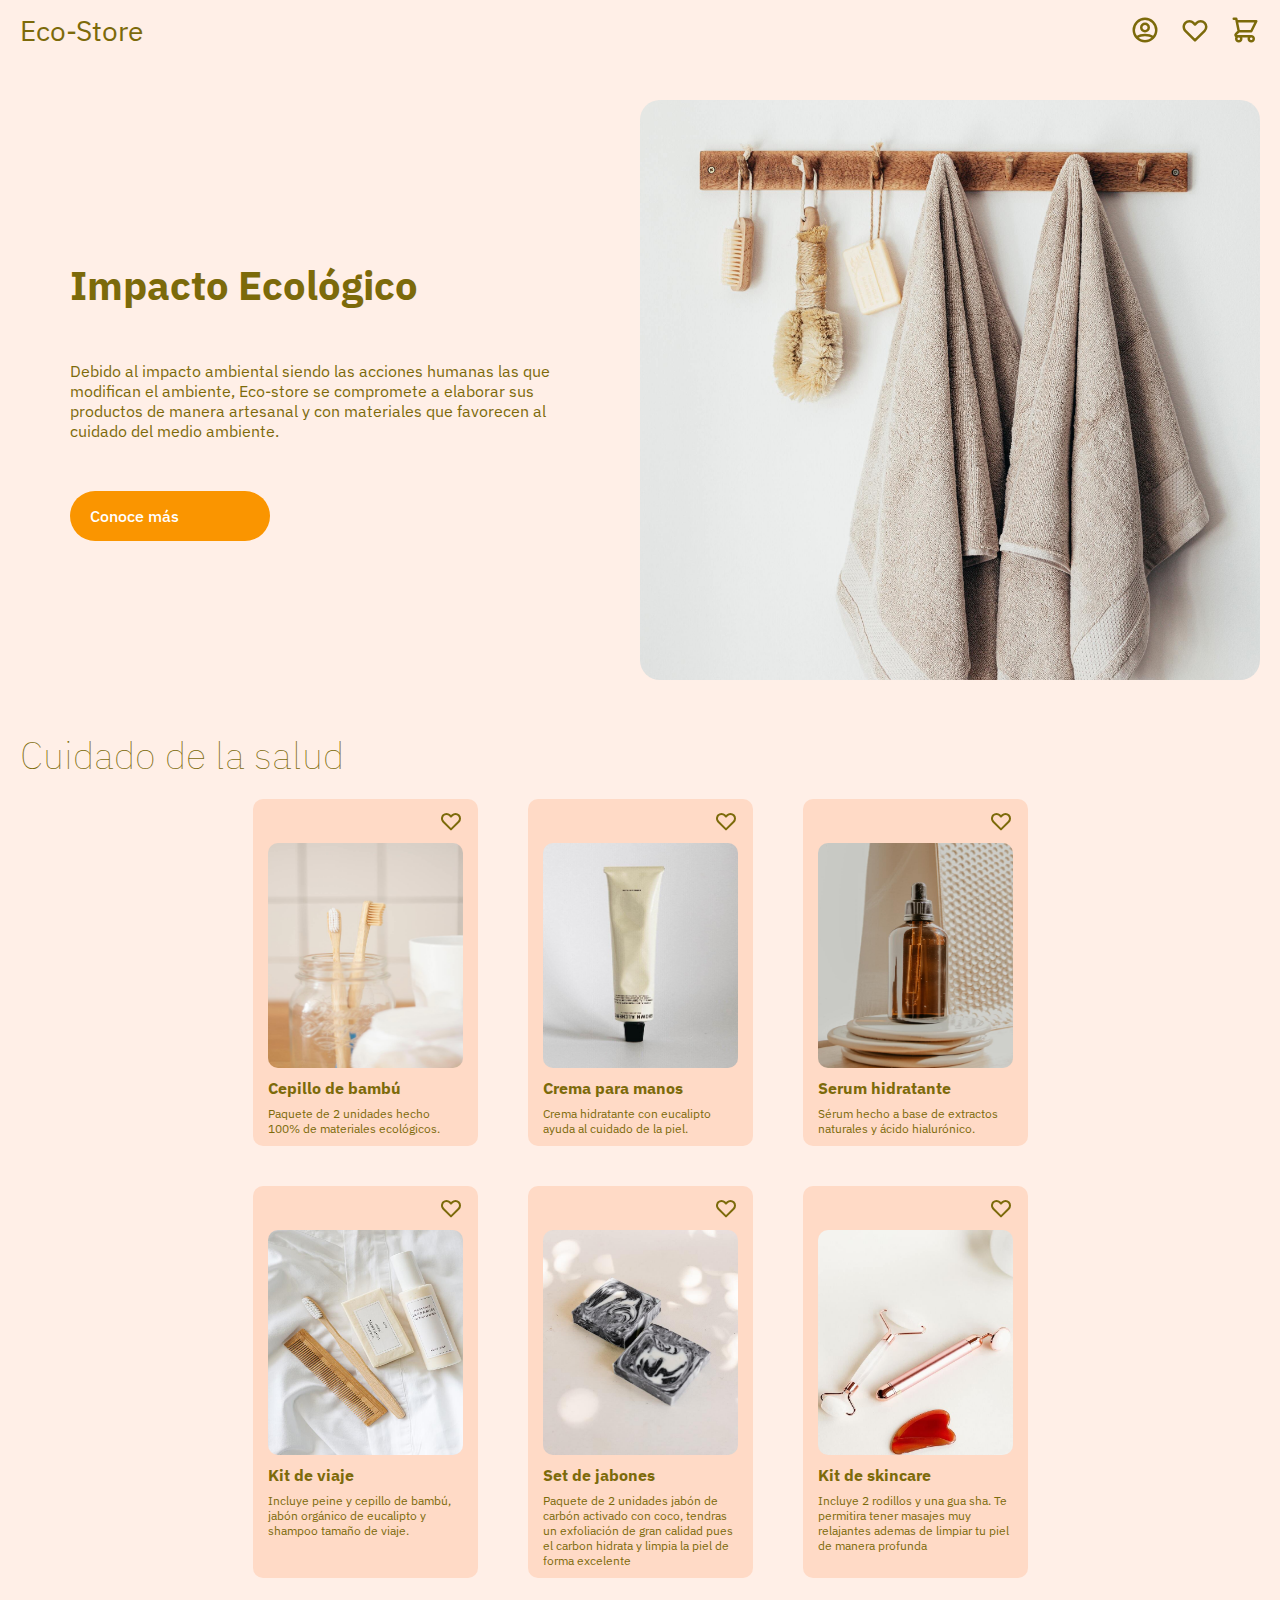
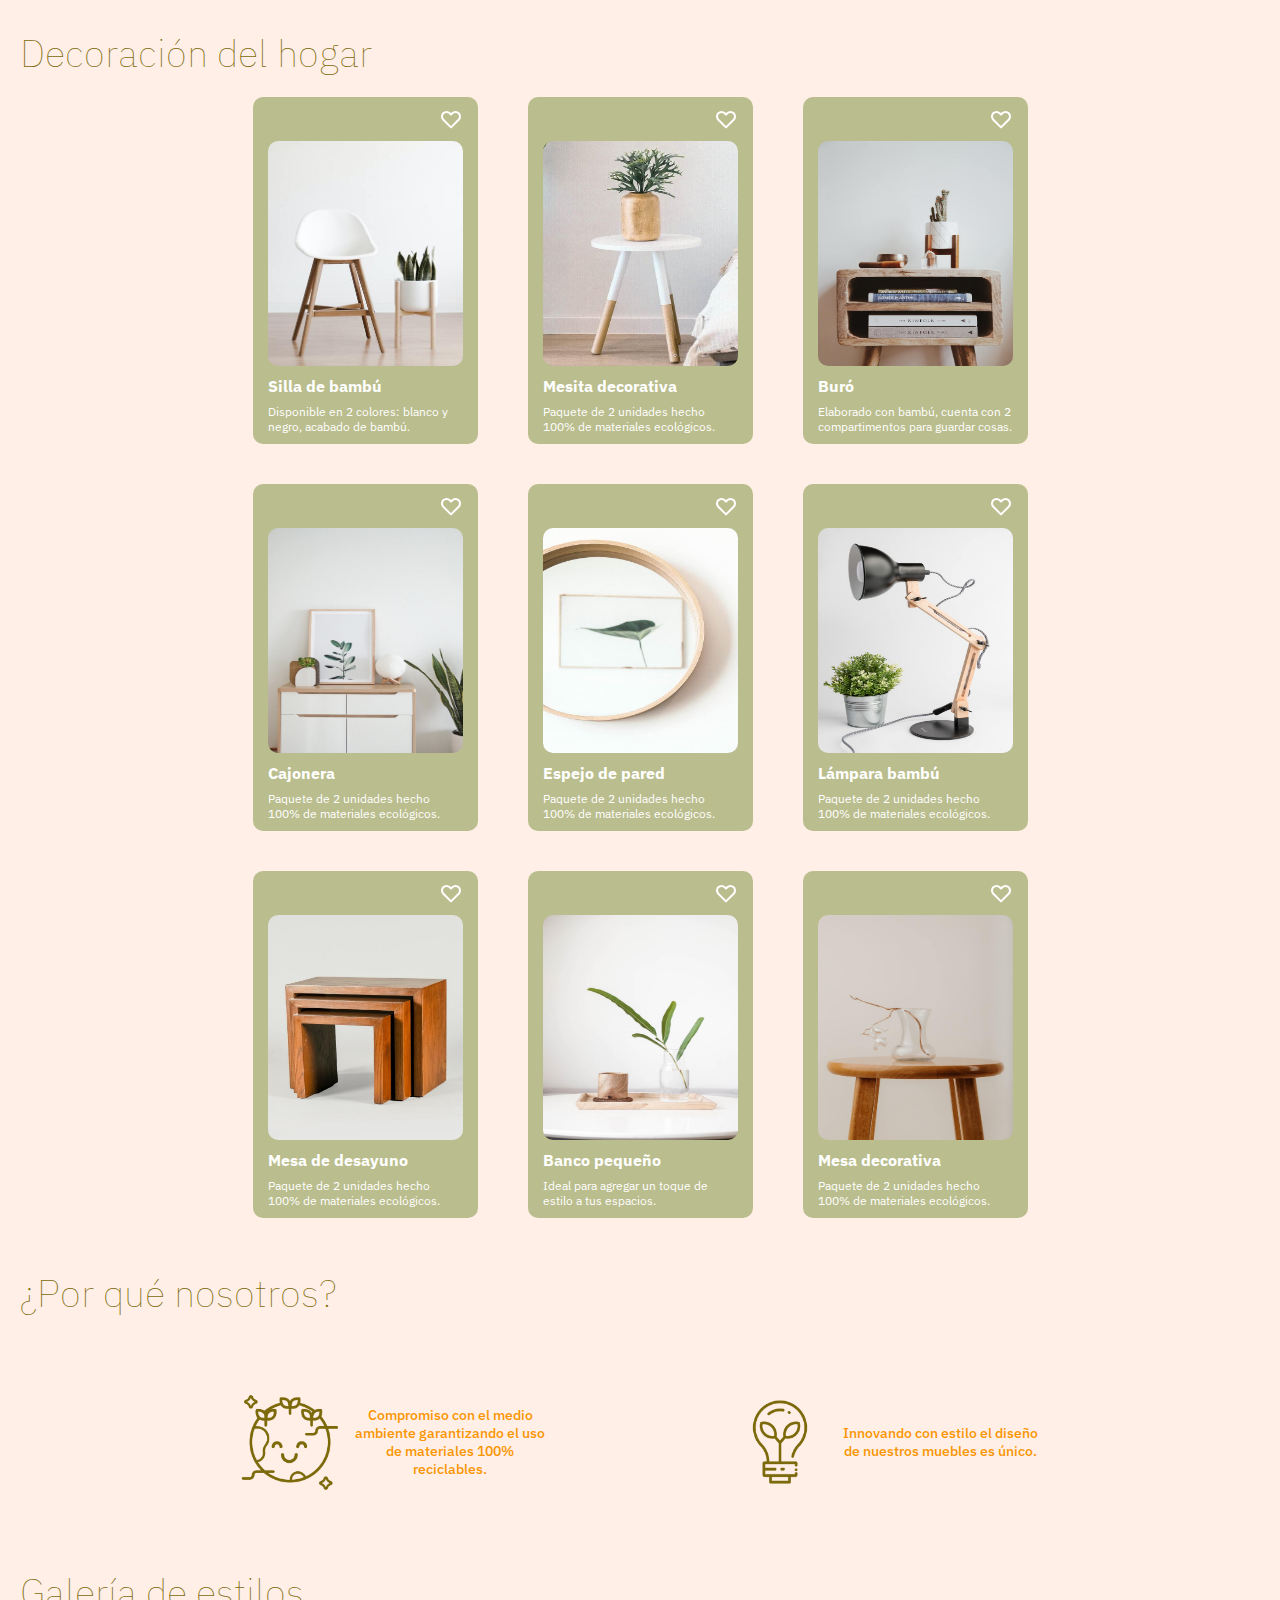
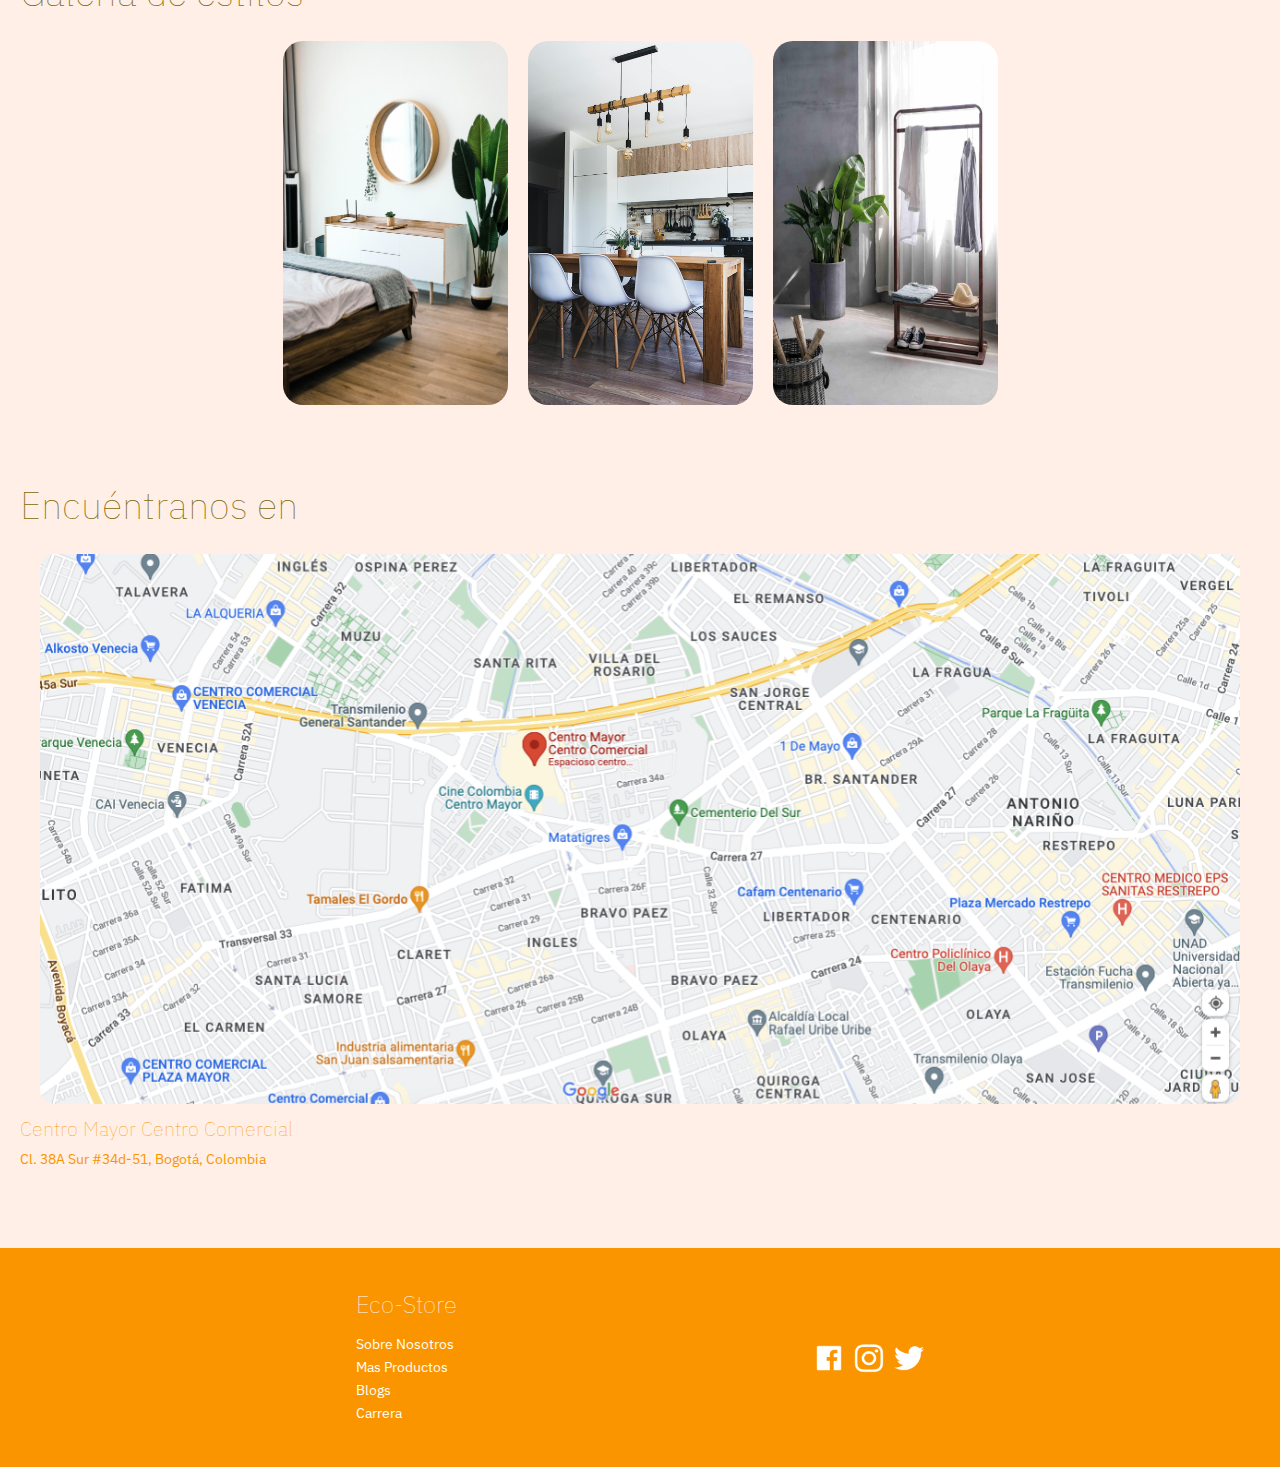
<file: index.html>
<!DOCTYPE html>
<html lang="en">
<head>
  <meta charset="UTF-8">
  <meta http-equiv="X-UA-Compatible" content="IE=edge">
  <meta name="viewport" content="width=device-width, initial-scale=1.0">
  <!-- FONTS -->
  <!-- REGULAR FONT -->
  <link rel="preconnect" href="https://fonts.googleapis.com">
  <link rel="preconnect" href="https://fonts.gstatic.com" crossorigin>
  <link href="https://fonts.googleapis.com/css2?family=IBM+Plex+Sans&display=swap" rel="stylesheet">
  <link rel="shortcut icon" href="./Assets/img/Icon-Nav.png" type="image/x-icon">
  <!-- REGULAR FONT -->
  <!-- MEDIUM FONT -->
  <link rel="preconnect" href="https://fonts.googleapis.com">
  <link rel="preconnect" href="https://fonts.gstatic.com" crossorigin>
  <link href="https://fonts.googleapis.com/css2?family=IBM+Plex+Sans:wght@500&display=swap" rel="stylesheet">
  <!-- MEDIUM FONT -->
  <!-- FONTS -->
  <!-- FILE CSS -->
  <link rel="stylesheet" href="./Style/style.css">
  <!-- FILE CSS -->
  <title>Eco-Store | Shop</title>
</head>
<body>
  <header class="header">
    <nav class="header__nav">
      <div class="header__nav--logo">
        <p>Eco-Store</p>
      </div>
      <div class="header__nav--icons">
        <img src="./Assets/svg/profile.svg" alt="Profile">
        <img src="./Assets/svg/heart.svg" alt="Favourites">
        <img src="./Assets/svg/shopping-cart.svg" alt="shopping Cart">
      </div>
    </nav>
  </header>
  <main class="main">
    <article class="main__article">
      <div class="main__article--text">
        <h1>Impacto Ecológico</h1>
        <p>Debido al impacto ambiental siendo las acciones humanas las que  modifican el ambiente, Eco-store se compromete a elaborar sus productos de manera artesanal y con materiales que favorecen al cuidado del medio ambiente.</p>
        <a class="main__article--text-botton" href="#">
          <button>Conoce más</button>
        </a>
      </div>
      <div class="main__article--img">
      </div>
    </article>
    <article class="main__skincare">
      <div class="main__skincare--tittle">
        <h2>Cuidado de la salud</h2>
      </div>
      <section class="main__skincare--card">
        <div class="main__skincare--card-item">
          <div class="icon">
            <img src="./Assets/svg/heart.svg" alt="Heart">
          </div>
          <div class="img">
            <img src="./Assets/img/products/toothbrush.jpg" alt="toothbrush">
          </div>
          <div class="info">
            <h3>Cepillo de bambú</h3>
            <p>Paquete de 2 unidades hecho 100% de materiales ecológicos.</p>
          </div>
        </div>
        <div class="main__skincare--card-item">
          <div class="icon">
            <img src="./Assets/svg/heart.svg" alt="Heart">
          </div>
          <div class="img">
            <img src="./Assets/img/products/hand-cream.jpeg" alt="hands cream">
          </div>
          <div class="info">
            <h3>Crema para manos</h3>
            <p>Crema hidratante con eucalipto ayuda al cuidado de la piel.</p>
          </div>
        </div>
        <div class="main__skincare--card-item">
          <div class="icon">
            <img src="./Assets/svg/heart.svg" alt="Heart">
          </div>
          <div class="img">
            <img src="./Assets/img/products/serum.jpg" alt="hydrating serum">
          </div>
          <div class="info">
            <h3>Serum hidratante</h3>
            <p>Sérum hecho a base de extractos naturales y ácido hialurónico.</p>
          </div>
        </div>
        <div class="main__skincare--card-item">
          <div class="icon">
            <img src="./Assets/svg/heart.svg" alt="Heart">
          </div>
          <div class="img">
            <img src="./Assets/img/products/organic-kit.jpg" alt="trip kit">
          </div>
          <div class="info">
            <h3>Kit de viaje</h3>
            <p> Incluye peine y cepillo de bambú, jabón orgánico de eucalipto y shampoo tamaño de viaje.</p>
          </div>
        </div>
        <div class="main__skincare--card-item">
          <div class="icon">
            <img src="./Assets/svg/heart.svg" alt="Heart">
          </div>
          <div class="img">
            <img src="./Assets/img/products/organic-soap.jpg" alt="organic soap">
          </div>
          <div class="info">
            <h3>Set de jabones </h3>
            <p> Paquete de 2 unidades jabón de carbón activado con coco, tendras un exfoliación de gran calidad pues el carbon hidrata y limpia la piel de forma excelente</p>
          </div>
        </div>
        <div class="main__skincare--card-item">
          <div class="icon">
            <img src="./Assets/svg/heart.svg" alt="Heart">
          </div>
          <div class="img">
            <img src="./Assets/img/products/guasha-kit.jpg" alt="skincare kit">
          </div>
          <div class="info">
            <h3>Kit de skincare</h3>
            <p>Incluye 2 rodillos y una gua sha. Te permitira tener masajes muy relajantes ademas de limpiar tu piel de manera profunda</p>
          </div>
        </div>
      </section>
    </article>
    <article class="main__furniture">
      <div class="main__furniture--tittle">
        <h2>Decoración del hogar</h2>
      </div>
      <section class="main__furniture--card">
        <div class="main__furniture--card-item">
          <div class="icon">
            <img src="./Assets/svg/heart-furniture.svg" alt="Heart">
          </div>
          <div class="img">
            <img src="./Assets/img/furniture/wood-chair.jpg" alt="bambu chair">
          </div>
          <div class="info">
            <h3>Silla de bambú</h3>
            <p>Disponible en 2 colores: blanco y negro, acabado de bambú.</p>
          </div>
        </div>
        <div class="main__furniture--card-item">
          <div class="icon">
            <img src="./Assets/svg/heart-furniture.svg" alt="Heart">
          </div>
          <div class="img">
            <img src="./Assets/img/furniture/small-table.jpeg" alt="wood chair">
          </div>
          <div class="info">
            <h3>Mesita decorativa</h3>
            <p>Paquete de 2 unidades hecho 100% de materiales ecológicos.</p>
          </div>
        </div>
        <div class="main__furniture--card-item">
          <div class="icon">
            <img src="./Assets/svg/heart-furniture.svg" alt="Heart">
          </div>
          <div class="img">
            <img src="./Assets/img/furniture/stand-table.jpg" alt="mini table">
          </div>
          <div class="info">
            <h3>Buró</h3>
            <p>Elaborado con bambú, cuenta con 2 compartimentos para guardar cosas.</p>
          </div>
        </div>
        <div class="main__furniture--card-item">
          <div class="icon">
            <img src="./Assets/svg/heart-furniture.svg" alt="Heart">
          </div>
          <div class="img">
            <img src="./Assets/img/furniture/mueble.jpg" alt="medium closet">
          </div>
          <div class="info">
            <h3>Cajonera</h3>
            <p>Paquete de 2 unidades hecho 100% de materiales ecológicos.</p>
          </div>
        </div>
        <div class="main__furniture--card-item">
          <div class="icon">
            <img src="./Assets/svg/heart-furniture.svg" alt="Heart">
          </div>
          <div class="img">
            <img src="./Assets/img/furniture/mirror.jpg" alt="wall mirror">
          </div>
          <div class="info">
            <h3>Espejo de pared</h3>
            <p>Paquete de 2 unidades hecho 100% de materiales ecológicos.</p>
          </div>
        </div>
        <div class="main__furniture--card-item">
          <div class="icon">
            <img src="./Assets/svg/heart-furniture.svg" alt="Heart">
          </div>
          <div class="img">
            <img src="./Assets/img/furniture/desk-lamp.jpg" alt="desk bambu lamp">
          </div>
          <div class="info">
            <h3>Lámpara bambú</h3>
            <p>Paquete de 2 unidades hecho 100% de materiales ecológicos.</p>
          </div>
        </div>
        <div class="main__furniture--card-item">
          <div class="icon">
            <img src="./Assets/svg/heart-furniture.svg" alt="Heart">
          </div>
          <div class="img">
            <img src="./Assets/img/furniture/stand.jpg" alt="stand">
          </div>
          <div class="info">
            <h3>Mesa de desayuno</h3>
            <p>Paquete de 2 unidades hecho 100% de materiales ecológicos.</p>
          </div>
        </div>
        <div class="main__furniture--card-item">
          <div class="icon">
            <img src="./Assets/svg/heart-furniture.svg" alt="Heart">
          </div>
          <div class="img">
            <img src="./Assets/img/furniture/mini-table.jpg" alt="mini table">
          </div>
          <div class="info">
            <h3>Banco pequeño</h3>
            <p>Ideal para agregar un toque de estilo a tus espacios.</p>
          </div>
        </div>
        <div class="main__furniture--card-item">
          <div class="icon">
            <img src="./Assets/svg/heart-furniture.svg" alt="Heart">
          </div>
          <div class="img">
            <img src="./Assets/img/furniture/table.jpg" alt="table">
          </div>
          <div class="info">
            <h3>Mesa decorativa</h3>
            <p>Paquete de 2 unidades hecho 100% de materiales ecológicos.</p>
          </div>
        </div>
      </section>
    </article>
    <article class="main__info">
      <h2>¿Por qué nosotros?</h2>
      <section class="main__info--about">
        <div class="img1">
          <img src="./Assets/img/earth.png" alt="Save the earth">
          <p>Compromiso con el medio ambiente garantizando el uso de materiales 100% reciclables.</p>
        </div>
        <div class="img2">
          <img src="./Assets/img/ecology.png" alt="light ecologyst">
          <p>Innovando con estilo el diseño de nuestros muebles es único.</p>
        </div>
      </section>
      <h2>Galería de estilos</h2>
      <section class="main__info--gallery">
        <div class="photos">
          <img src="./Assets/img/gallery-1.jpg" alt="Kitchen">
          <img src="./Assets/img/gallery-2.jpg" alt="Bedroom">
          <img src="./Assets/img/gallery-3.jpg" alt="Living room">
        </div>
      </section>
      <h2>Encuéntranos en</h2>
      <section class="main__info--map">
        <div class="img-map">
          <img src="./Assets/img/map.png" alt="Find us">
        </div>
        <h3>Centro Mayor Centro Comercial</h3>
        <p>Cl. 38A Sur #34d-51, Bogotá, Colombia</p>
      </section>
    </article>
  </main>
  <footer class="footer">
    <div class="footer__list">
      <ul>
        <h3>Eco-Store</h3>
        <li>Sobre Nosotros</li>
        <li>Mas Productos</li>
        <li>Blogs</li>
        <li>Carrera</li>
      </ul>
    </div>
    <div class="footer__social">
      <img src="./Assets/img/facebook-logo.png" alt="Facebook">
      <img src="./Assets/img/instagram-logo.png" alt="Instagram">
      <img src="./Assets/img/twitter-logo.png" alt="Twiter">
    </div>
  </footer>
</body>
</html>
</file>
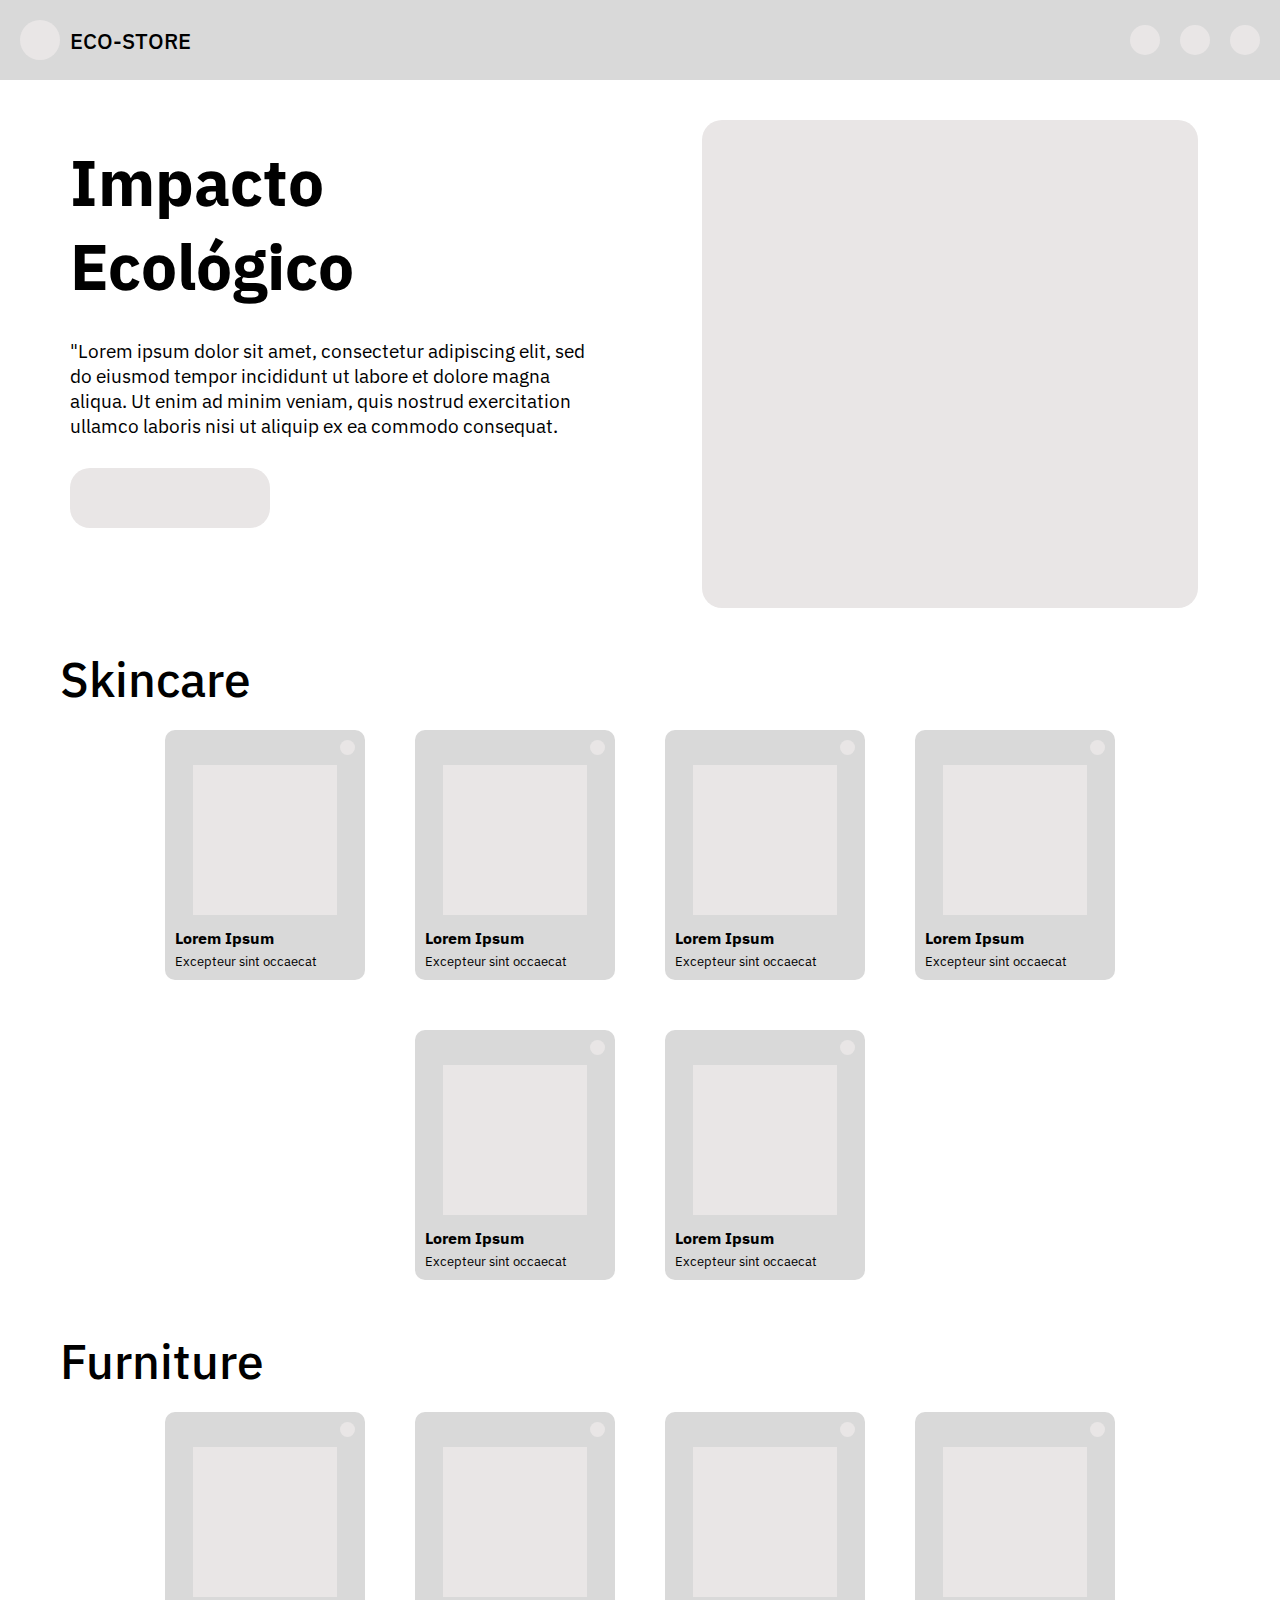
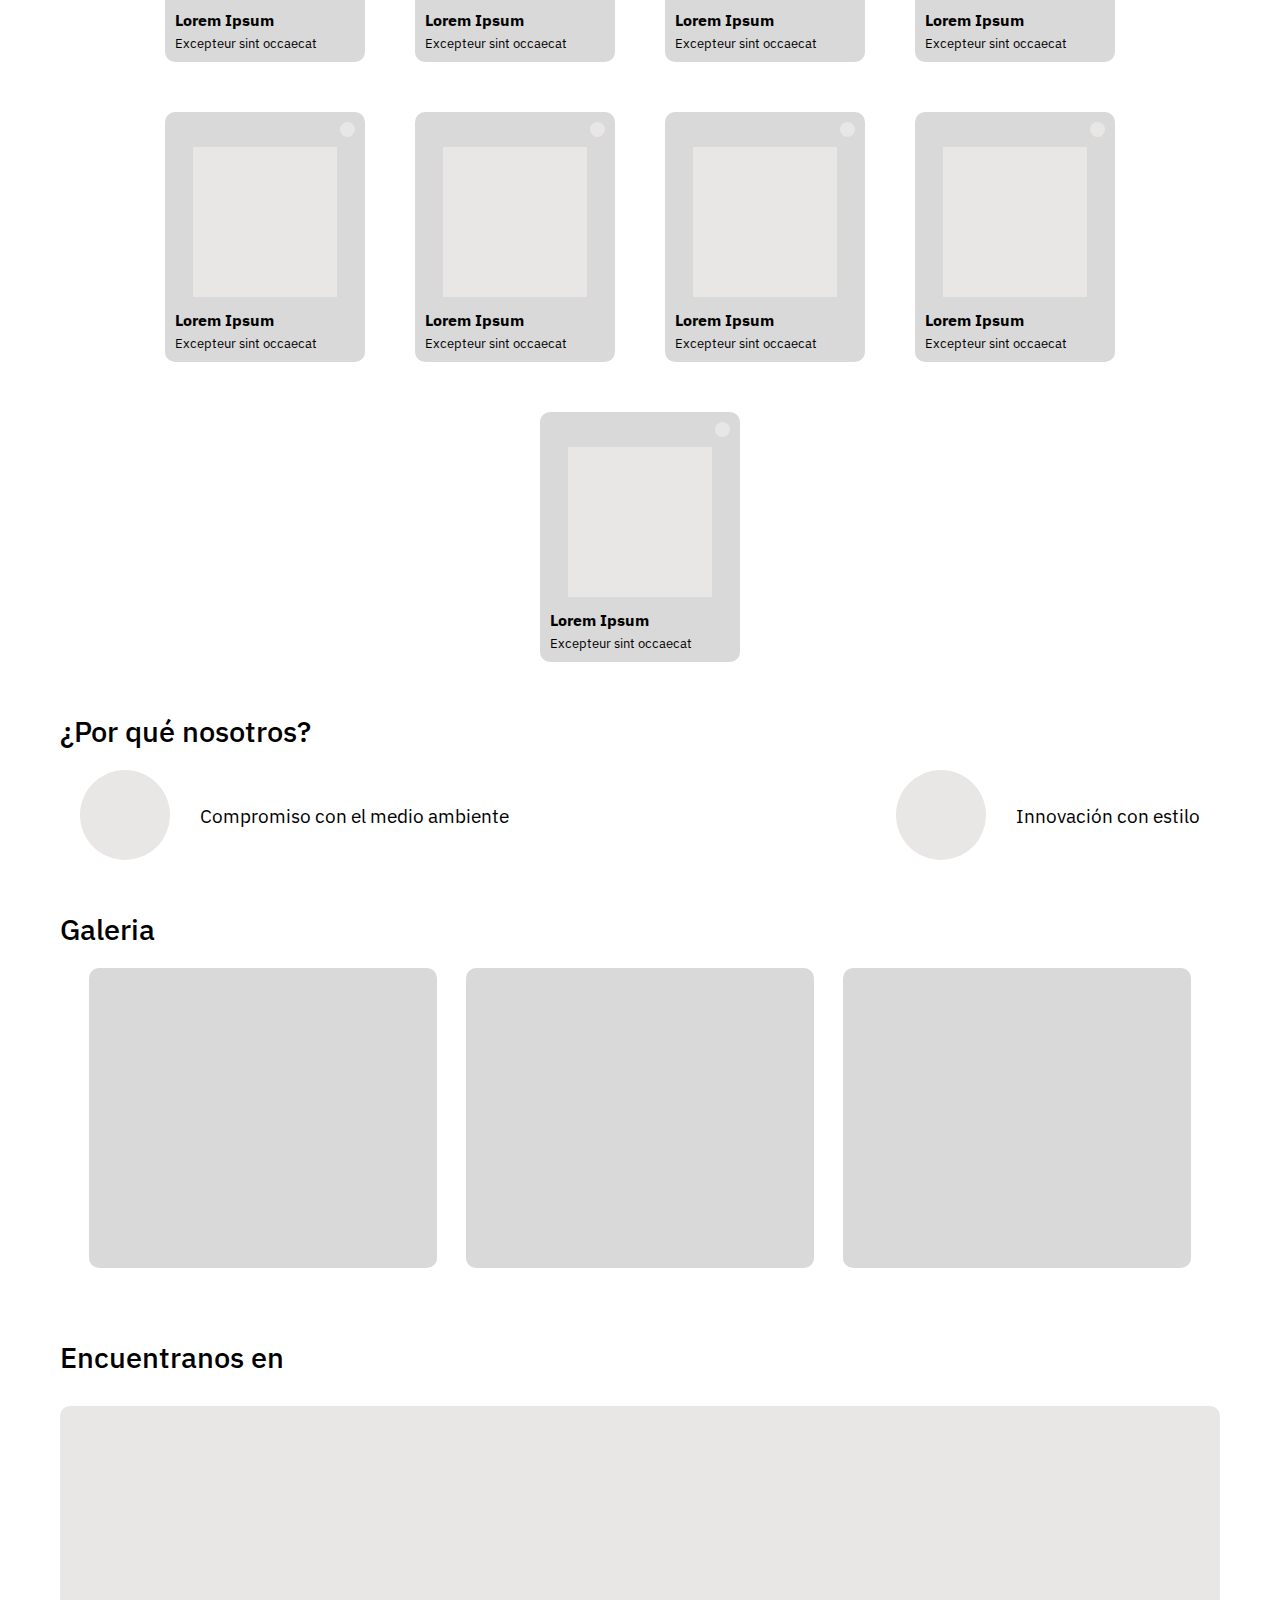
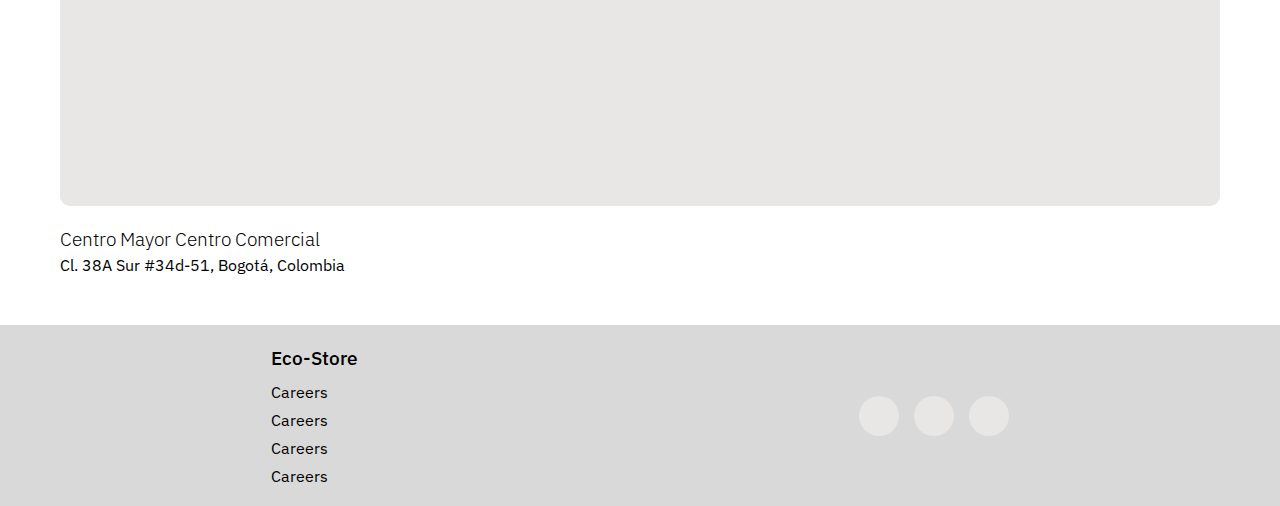
<file: Mock/mockup.html>
<!DOCTYPE html>
<html lang="en">
<head>
  <meta charset="UTF-8">
  <meta http-equiv="X-UA-Compatible" content="IE=edge">
  <meta name="viewport" content="width=device-width, initial-scale=1.0">
  <!-- CSS FILE -->
  <link rel="stylesheet" href="./Style/mock.css">
  <!-- CSS FILE -->
  <!-- FONTS LINKS -->
  <!-- REGULAR FONT -->
  <link rel="preconnect" href="https://fonts.googleapis.com">
  <link rel="preconnect" href="https://fonts.gstatic.com" crossorigin>
  <link href="https://fonts.googleapis.com/css2?family=IBM+Plex+Sans&display=swap" rel="stylesheet">
  <!-- REGULAR FONT -->
  <!-- MEDIUM FONT -->
  <link rel="preconnect" href="https://fonts.googleapis.com">
  <link rel="preconnect" href="https://fonts.gstatic.com" crossorigin>
  <link href="https://fonts.googleapis.com/css2?family=IBM+Plex+Sans:wght@500&display=swap" rel="stylesheet">
  <!-- MEDIUM FONT -->
  <!-- FONTS LINKS -->
  <title>Eco-Store | Shop</title>
</head>
<body>
  <header class="header">
    <nav class="header__nav">
      <div class="header__nav--logo">
        <span></span>
        <p>Eco-Store</p>
      </div>
      <div class="header__nav--icons">
        <span></span>
        <span></span>
        <span></span>
      </div>
    </nav>
  </header>
  <main class="main">
    <article class="main__article">
      <div class="main__article--text">
        <h1>Impacto Ecológico</h1>
        <p>"Lorem ipsum dolor sit amet, consectetur adipiscing elit, sed do eiusmod tempor incididunt ut labore et dolore magna aliqua. Ut enim ad minim veniam, quis nostrud exercitation ullamco laboris nisi ut aliquip ex ea commodo consequat.</p>
        <span></span>
      </div>
      <div class="main__article--img">
        <span></span>
      </div>
    </article>
    <section class="main__skincare">
      <div class="main__skincare--tittle">
        <h2>Skincare</h2>
      </div>
      <div class="main__skincare--cards">
        <div class="main__skincare--cards-item">
          <div class="icon">
            <span></span>
          </div>
          <span class="img-card"></span>
          <h3>Lorem Ipsum</h3>
          <p>Excepteur sint occaecat</p>
        </div>
        <div class="main__skincare--cards-item">
          <div class="icon">
            <span></span>
          </div>
          <span class="img-card"></span>
          <h3>Lorem Ipsum</h3>
          <p>Excepteur sint occaecat</p>
        </div>
        <div class="main__skincare--cards-item">
          <div class="icon">
            <span></span>
          </div>
          <span class="img-card"></span>
          <h3>Lorem Ipsum</h3>
          <p>Excepteur sint occaecat</p>
        </div>
        <div class="main__skincare--cards-item">
          <div class="icon">
            <span></span>
          </div>
          <span class="img-card"></span>
          <h3>Lorem Ipsum</h3>
          <p>Excepteur sint occaecat</p>
        </div>
        <div class="main__skincare--cards-item">
          <div class="icon">
            <span></span>
          </div>
          <span class="img-card"></span>
          <h3>Lorem Ipsum</h3>
          <p>Excepteur sint occaecat</p>
        </div>
        <div class="main__skincare--cards-item">
          <div class="icon">
            <span></span>
          </div>
          <span class="img-card"></span>
          <h3>Lorem Ipsum</h3>
          <p>Excepteur sint occaecat</p>
        </div>
      </div>
    </section>
    <section class="main__furniture">
      <div class="main__furniture--tittle">
        <h2>Furniture</h2>
      </div>
      <div class="main__furniture--cards">
        <div class="main__furniture--cards-item">
          <div class="icon">
            <span></span>
          </div>
          <span class="img-card"></span>
          <h3>Lorem Ipsum</h3>
          <p>Excepteur sint occaecat</p>
        </div>
        <div class="main__furniture--cards-item">
          <div class="icon">
            <span></span>
          </div>
          <span class="img-card"></span>
          <h3>Lorem Ipsum</h3>
          <p>Excepteur sint occaecat</p>
        </div>
        <div class="main__furniture--cards-item">
          <div class="icon">
            <span></span>
          </div>
          <span class="img-card"></span>
          <h3>Lorem Ipsum</h3>
          <p>Excepteur sint occaecat</p>
        </div>
        <div class="main__furniture--cards-item">
          <div class="icon">
            <span></span>
          </div>
          <span class="img-card"></span>
          <h3>Lorem Ipsum</h3>
          <p>Excepteur sint occaecat</p>
        </div>
        <div class="main__furniture--cards-item">
          <div class="icon">
            <span></span>
          </div>
          <span class="img-card"></span>
          <h3>Lorem Ipsum</h3>
          <p>Excepteur sint occaecat</p>
        </div>
        <div class="main__furniture--cards-item">
          <div class="icon">
            <span></span>
          </div>
          <span class="img-card"></span>
          <h3>Lorem Ipsum</h3>
          <p>Excepteur sint occaecat</p>
        </div>
        <div class="main__furniture--cards-item">
          <div class="icon">
            <span></span>
          </div>
          <span class="img-card"></span>
          <h3>Lorem Ipsum</h3>
          <p>Excepteur sint occaecat</p>
        </div>
        <div class="main__furniture--cards-item">
          <div class="icon">
            <span></span>
          </div>
          <span class="img-card"></span>
          <h3>Lorem Ipsum</h3>
          <p>Excepteur sint occaecat</p>
        </div>
        <div class="main__furniture--cards-item">
          <div class="icon">
            <span></span>
          </div>
          <span class="img-card"></span>
          <h3>Lorem Ipsum</h3>
          <p>Excepteur sint occaecat</p>
        </div>
      </div>
    </section>
    <section class="main__info">
      <div class="main__info--about">
        <h2>¿Por qué nosotros?</h2>
        <div class="main__info--about-advantages">
          <div class="div__about">
            <span></span>
            <p>Compromiso con el medio ambiente</p>
          </div>
          <div class="div__about">
            <span></span>
            <p>Innovación con estilo</p>
          </div>
        </div>
      </div>
      <div class="main__info--gallery">
        <h2>Galeria</h2>
        <div class="main__info--gallery-photo">
          <span></span>
          <span></span>
          <span></span>
        </div>
      </div>
      <div class="main__info--map">
        <h2>Encuentranos en</h2>
        <div class="main__info--map-place">
          <span></span>
          <h3>Centro Mayor Centro Comercial</h3>
          <p>Cl. 38A Sur #34d-51, Bogotá, Colombia</p>
        </div>
      </div>
    </section>
  </main>
  <footer class="footer">
    <section class="footer__items">
      <div class="footer__items--list">
        <ul>
          <h2>Eco-Store</h2>
          <li>Careers</li>
          <li>Careers</li>
          <li>Careers</li>
          <li>Careers</li>
        </ul>
      </div>
      <div class="footer__items--social">
        <span></span>
        <span></span>
        <span></span>
      </div>
    </section>
  </footer>
</body>
</html>
</file>
<file: Style/style.css>
* {
  box-sizing: border-box;
  padding: 0;
  margin: 0;
}

html {
  font-size: 62.5%;
}

body {
  width: 100%;
  font-family: "IBM Plex Sans", sans-serif;
  background-color: #FFEFE7;
}

h1 {
  font-weight: bold;
  font-size: 3rem;
}

h2 {
  font-size: 1.8rem;
  font-weight: 500;
}

p {
  font-size: 1.4rem;
}

.header {
  width: 100%;
  height: 60px;
  padding: 0 20px;
}
.header__nav {
  justify-content: space-between;
  display: flex;
  width: 100%;
  height: inherit;
}
.header__nav--logo {
  place-items: center;
  display: flex;
  width: 50%;
  gap: 10px;
}
.header__nav--logo p {
  font-size: 2.8rem;
  color: #7C6A0A;
}
.header__nav--icons {
  justify-content: right;
  place-items: center;
  display: flex;
  width: 50%;
  gap: 20px;
}
.header__nav--icons img {
  height: 30px;
  width: 30px;
}

.main {
  padding: 0 20px;
}
.main__article {
  width: inherit;
  display: flex;
  margin: 40px 0;
}
.main__article--text {
  flex-direction: column;
  justify-content: center;
  display: inherit;
  text-align: left;
  width: 50%;
  gap: 50px;
  padding: 0 50px;
  color: #7C6A0A;
}
.main__article--text h1 {
  font-size: 4rem;
  margin-top: 20px;
}
.main__article--text p {
  font-size: 1.6rem;
}
.main__article--text-botton {
  height: 50px;
  width: 200px;
  padding: 0 20px;
  border-radius: 60px;
  background-color: #FA9500;
}
.main__article--text-botton button {
  text-align: left;
  height: 100%;
  width: 100%;
  border: none;
  font-size: 1.6rem;
  font-weight: 500;
  color: #FFFFFF;
  background-color: transparent;
  font-family: "IBM Plex Sans", sans-serif;
}
.main__article--img {
  width: 50%;
  height: 580px;
  border-radius: 20px;
  background-size: cover;
  background-position: center;
  background-repeat: no-repeat;
  background-image: url("./../Assets/img/main-2.jpg");
}
.main__skincare {
  margin-top: 50px;
}
.main__skincare--tittle h2 {
  font-size: 3.8rem;
  font-weight: lighter;
  color: #7C6A0A;
}
.main__skincare--card {
  justify-content: center;
  flex-wrap: wrap;
  display: flex;
  width: 100%;
  row-gap: 40px;
  max-width: 950px;
  -moz-column-gap: 50px;
       column-gap: 50px;
  margin: 20px auto;
}
.main__skincare--card-item {
  flex-direction: column;
  display: flex;
  gap: 10px;
  width: 225px;
  padding: 10px 15px;
  border-radius: 10px;
  color: #7C6A0A;
  background-color: #FFDAC6;
}
.main__skincare--card-item .icon {
  justify-content: right;
  display: flex;
}
.main__skincare--card-item .img {
  justify-content: center;
  display: flex;
  width: 100%;
}
.main__skincare--card-item .img img {
  width: 100%;
  height: 225px;
  border-radius: 10px;
}
.main__skincare--card-item .info h3 {
  font-size: 1.6rem;
}
.main__skincare--card-item .info p {
  font-size: 1.2rem;
  margin-top: 8px;
}
.main__furniture {
  margin-top: 50px;
}
.main__furniture--tittle h2 {
  font-size: 3.8rem;
  font-weight: lighter;
  color: #7C6A0A;
}
.main__furniture--card {
  justify-content: center;
  flex-wrap: wrap;
  display: flex;
  width: 100%;
  row-gap: 40px;
  max-width: 950px;
  -moz-column-gap: 50px;
       column-gap: 50px;
  margin: 20px auto;
  margin-top: 20px;
}
.main__furniture--card-item {
  flex-direction: column;
  display: flex;
  gap: 10px;
  width: 225px;
  padding: 10px 15px;
  border-radius: 10px;
  color: #FFFFFF;
  background-color: #BABD8D;
}
.main__furniture--card-item .icon {
  justify-content: right;
  display: flex;
}
.main__furniture--card-item .img {
  justify-content: center;
  display: flex;
  width: 100%;
}
.main__furniture--card-item .img img {
  width: 100%;
  height: 225px;
  border-radius: 10px;
}
.main__furniture--card-item .info h3 {
  font-size: 1.6rem;
}
.main__furniture--card-item .info p {
  font-size: 1.2rem;
  margin-top: 8px;
}
.main__info {
  flex-direction: column;
  display: flex;
  gap: 25px;
  width: 100%;
  margin-top: 50px;
}
.main__info h2 {
  font-weight: 100;
  font-size: 3.8rem;
  color: #7C6A0A;
}
.main__info--about {
  justify-content: space-evenly;
  display: flex;
  width: inherit;
  padding: 0 40px;
  margin: 50px 0;
}
.main__info--about .img1, .main__info--about .img2 {
  place-items: center;
  display: flex;
  gap: 10px;
}
.main__info--about .img1 img, .main__info--about .img2 img {
  width: 100px;
  height: 100px;
}
.main__info--about .img1 p, .main__info--about .img2 p {
  text-align: center;
  width: 200px;
  font-weight: 500;
  color: #FA9500;
}
.main__info--gallery {
  width: 100%;
  margin-bottom: 50px;
}
.main__info--gallery .photos {
  justify-content: center;
  flex-wrap: wrap;
  display: flex;
  gap: 20px;
}
.main__info--gallery .photos img {
  width: 225px;
  border-radius: 20px;
}
.main__info--map {
  flex-direction: column;
  display: flex;
  width: 100%;
  margin-bottom: 60px;
  color: #FA9500;
}
.main__info--map h3 {
  font-size: 2rem;
  margin: 8px 0;
  font-weight: 100;
}
.main__info--map p {
  font-size: 1.4rem;
}
.main__info--map .img-map {
  width: 100%;
  padding: 0 20px;
}
.main__info--map .img-map img {
  width: 100%;
}

.footer {
  justify-content: space-evenly;
  display: flex;
  width: 100%;
  margin-top: 20px;
  padding: 40px 0;
  background-color: #FA9500;
}
.footer__list ul {
  list-style: none;
  color: #FFFFFF;
}
.footer__list ul h3 {
  margin-bottom: 15px;
  font-size: 2.4rem;
  font-weight: 100;
}
.footer__list ul li {
  font-size: 1.4rem;
  margin-bottom: 5px;
}
.footer__social {
  place-items: center;
  display: flex;
  gap: 10px;
}
.footer__social img {
  width: 30px;
  cursor: pointer;
}

@media (max-width: 650px) {
  body {
    overflow-x: hidden;
  }
  .main__article {
    display: flex;
    flex-direction: column-reverse;
  }
  .main__article--text {
    text-align: center;
    place-items: center;
    width: 100%;
    gap: 20px;
  }
  .main__article--text a button {
    text-align: center;
  }
  .main__article--img {
    width: 100%;
  }
  .main__skincare--card::-webkit-scrollbar {
    width: 0;
  }
  .main__skincare--card {
    scroll-snap-type: x mandatory;
    justify-content: normal;
    white-space: nowrap;
    flex-wrap: nowrap;
    overflow-x: scroll;
    row-gap: 0;
    padding: 20px 0;
    -moz-column-gap: 20px;
         column-gap: 20px;
    transition: all 0.5s ease-out;
  }
  .main__skincare--card-item {
    scroll-snap-align: center;
  }
  .main__skincare--card-item h3 {
    width: 225px;
  }
  .main__skincare--card-item p {
    white-space: normal;
  }
  .main__furniture--card::-webkit-scrollbar {
    width: 0;
  }
  .main__furniture--card {
    scroll-snap-type: x mandatory;
    justify-content: normal;
    white-space: nowrap;
    flex-wrap: nowrap;
    overflow-x: scroll;
    row-gap: 0;
    padding: 20px 0;
    -moz-column-gap: 20px;
         column-gap: 20px;
    transition: all 0.5s ease-out;
  }
  .main__furniture--card-item {
    scroll-snap-align: center;
  }
  .main__furniture--card-item h3 {
    width: 225px;
  }
  .main__furniture--card-item p {
    white-space: normal;
  }
  .main__info--about {
    flex-direction: column;
    place-items: center;
    gap: 40px;
    margin: 30px 0;
  }
  .main__info--about .img1, .main__info--about .img2 {
    flex-direction: column;
  }
}
@media (max-width: 340px) {
  .footer {
    justify-content: center;
    flex-direction: column;
    place-items: center;
    gap: 30px;
  }
  .footer__list ul {
    flex-direction: column;
    place-items: center;
    display: flex;
  }
}/*# sourceMappingURL=style.css.map */
</file>
<file: Mock/Style/mock.css>
* {
  box-sizing: border-box;
  margin: 0;
  padding: 0;
}

body {
  width: 100%;
  font-size: 62.5%;
  font-family: "IBM Plex Sans", sans-serif;
}

h1 {
  font-weight: bold;
  font-size: 3rem;
}

h2 {
  font-weight: 500;
}

p {
  font-size: 1.2rem;
}

.header {
  width: 100%;
  padding: 20px;
  background-color: #D9D9D9;
}
.header__nav {
  width: 100%;
  display: flex;
  justify-content: space-between;
}
.header__nav--logo {
  place-items: center;
  display: flex;
  width: 50%;
  gap: 10px;
}
.header__nav--logo span {
  height: 40px;
  width: 40px;
  border: none;
  border-radius: 50%;
  background-color: #E9E6E6;
}
.header__nav--logo p {
  font-size: 1.4rem;
  font-weight: 500;
  text-transform: uppercase;
}
.header__nav--icons {
  justify-content: right;
  place-items: center;
  display: flex;
  width: 50%;
  gap: 20px;
}
.header__nav--icons span {
  height: 30px;
  width: 30px;
  border: none;
  border-radius: 50%;
  background-color: #E9E6E6;
}

.main {
  padding: 0 20px;
}
.main__article {
  width: inherit;
  display: flex;
  margin: 40px 0;
}
.main__article--text {
  flex-direction: column;
  justify-content: left;
  display: inherit;
  text-align: left;
  width: 50%;
  gap: 30px;
  padding: 0 50px;
}
.main__article--text h1 {
  font-size: 4rem;
  margin-top: 20px;
}
.main__article--text span {
  height: 60px;
  width: 200px;
  border-radius: 20px;
  margin-bottom: 80px;
  background-color: #E9E6E6;
}
.main__article--img {
  place-items: center;
  justify-content: center;
  display: flex;
  width: 50%;
}
.main__article--img span {
  height: 100%;
  width: 80%;
  border-radius: 20px;
  background-color: #E9E6E6;
}
.main__skincare {
  padding: 0 40px;
}
.main__skincare--tittle {
  font-size: 2rem;
  margin-bottom: 20px;
}
.main__skincare--cards {
  justify-content: center;
  place-items: center;
  flex-wrap: wrap;
  display: flex;
  gap: 50px;
}
.main__skincare--cards-item {
  flex-direction: column;
  display: flex;
  border-radius: 10px;
  background-color: #D9D9D9;
  justify-content: center;
  width: 200px;
  gap: 5px;
  padding: 0 10px;
}
.main__skincare--cards-item .icon {
  justify-content: end;
  display: flex;
  padding: 10px 0 0 0;
  background-color: transparent;
}
.main__skincare--cards-item .icon span {
  border: none;
  border-radius: 50%;
  background-color: #E9E6E6;
  width: 15px;
  height: 15px;
  background-color: #E9E6E6;
}
.main__skincare--cards-item .img-card {
  width: 80%;
  height: 150px;
  margin: 5px auto 0 auto;
  background-color: #E9E6E6;
}
.main__skincare--cards-item h3 {
  margin-top: 8px;
  font-size: 1rem;
}
.main__skincare--cards-item p {
  font-size: 0.8rem;
  margin-bottom: 10px;
}
.main__furniture {
  margin-top: 50px;
  padding: 0 40px;
}
.main__furniture--tittle {
  font-size: 2rem;
  margin-bottom: 20px;
}
.main__furniture--cards {
  justify-content: center;
  place-items: center;
  flex-wrap: wrap;
  display: flex;
  gap: 50px;
}
.main__furniture--cards-item {
  flex-direction: column;
  display: flex;
  border-radius: 10px;
  background-color: #D9D9D9;
  justify-content: center;
  width: 200px;
  gap: 5px;
  padding: 0 10px;
}
.main__furniture--cards-item .icon {
  justify-content: end;
  display: flex;
  padding: 10px 0 0 0;
  background-color: transparent;
}
.main__furniture--cards-item .icon span {
  border: none;
  border-radius: 50%;
  background-color: #E9E6E6;
  width: 15px;
  height: 15px;
  background-color: #E9E6E6;
}
.main__furniture--cards-item .img-card {
  width: 80%;
  height: 150px;
  margin: 5px auto 0 auto;
  background-color: #E9E6E6;
}
.main__furniture--cards-item h3 {
  margin-top: 8px;
  font-size: 1rem;
}
.main__furniture--cards-item p {
  font-size: 0.8rem;
  margin-bottom: 10px;
}
.main__info {
  flex-direction: column;
  display: flex;
  gap: 20px;
  padding: 0 40px;
  margin-top: 50px;
}
.main__info--about h2 {
  font-size: 1.8rem;
  margin-bottom: 20px;
}
.main__info--about-advantages {
  justify-content: space-between;
  flex-wrap: wrap;
  display: flex;
  gap: 15px;
  padding: 0 20px;
}
.main__info--about-advantages .div__about {
  place-items: center;
  display: flex;
  gap: 30px;
  width: -moz-fit-content;
  width: fit-content;
}
.main__info--about-advantages .div__about span {
  border: none;
  border-radius: 50%;
  background-color: #E9E6E6;
  height: 90px;
  width: 90px;
}
.main__info--gallery {
  margin-top: 30px;
}
.main__info--gallery h2 {
  font-size: 1.8rem;
}
.main__info--gallery-photo {
  justify-content: space-evenly;
  display: flex;
  width: 100%;
  padding: 20px 0 0 0;
}
.main__info--gallery-photo span {
  border-radius: 10px;
  background-color: #D9D9D9;
  width: 30%;
  height: 300px;
}
.main__info--map {
  flex-direction: column;
  display: flex;
  gap: 10px;
  margin: 50px 0;
}
.main__info--map h2 {
  font-size: 1.8rem;
}
.main__info--map-place {
  width: 100%;
}
.main__info--map-place span {
  display: flex;
  width: inherit;
  height: 400px;
  margin: 20px 0;
  border-radius: 10px;
  background-color: #E9E6E6;
}
.main__info--map-place h3 {
  font-size: 1.2rem;
  font-weight: 300;
  margin-bottom: 4px;
}
.main__info--map-place p {
  font-size: 1rem;
}

.footer {
  padding: 20px;
  width: 100%;
  background-color: #D9D9D9;
}
.footer__items {
  justify-content: space-around;
  display: flex;
}
.footer__items--list ul {
  flex-direction: column;
  display: flex;
  gap: 8px;
  -webkit-padding-start: 0;
          padding-inline-start: 0;
}
.footer__items--list ul h2 {
  font-size: 1.2rem;
  margin-bottom: 4px;
}
.footer__items--list ul li {
  list-style: none;
  font-size: 1rem;
}
.footer__items--social {
  place-items: center;
  display: flex;
  gap: 15px;
}
.footer__items--social span {
  border: none;
  border-radius: 50%;
  background-color: #E9E6E6;
  height: 40px;
  width: 40px;
}

@media screen and (max-width: 920px) {
  .main__info--about-advantages {
    justify-content: center;
  }
}
@media screen and (max-width: 600px) {
  .main__info--gallery-photo {
    justify-content: center;
    flex-wrap: wrap;
    gap: 15px;
  }
  .main__info--gallery-photo span {
    width: 200px;
  }
}
@media screen and (max-width: 400px) {
  .footer {
    padding: 20px 40px;
  }
  .footer__items {
    flex-direction: column;
    place-items: center;
    display: flex;
    gap: 50px;
  }
  .footer__items--list ul {
    place-items: center;
  }
  .footer__items--social {
    justify-content: space-evenly;
    width: 100%;
  }
}
@media screen and (max-width: 350px) {
  .main {
    padding: 0;
  }
}/*# sourceMappingURL=mock.css.map */
</file>
